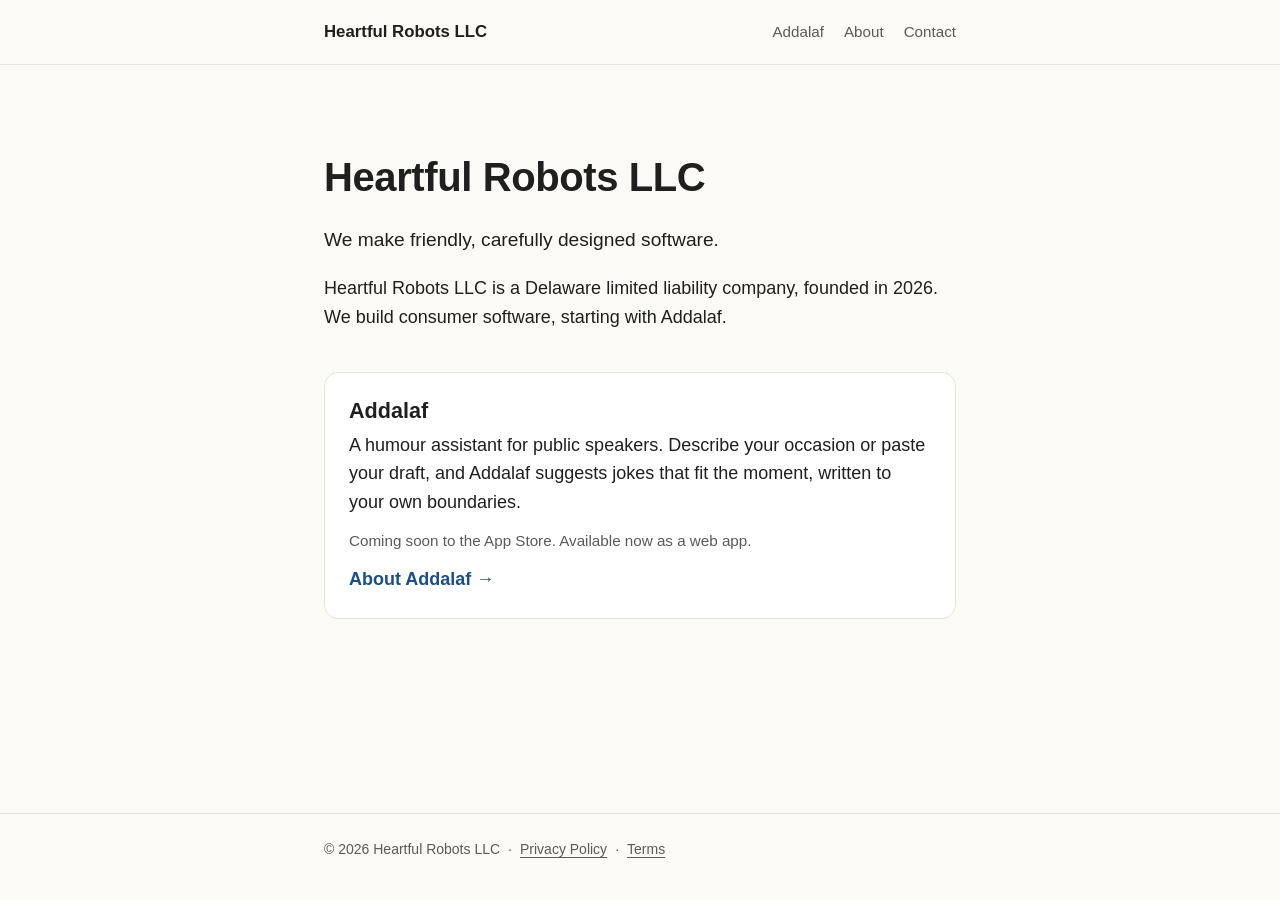
<file: index.html>
<!doctype html>
<html lang="en">
<head>
<meta charset="utf-8">
<meta name="viewport" content="width=device-width, initial-scale=1">
<title>Heartful Robots LLC</title>
<meta name="description" content="Heartful Robots LLC makes friendly, carefully designed software. Our first product is Addalaf, a humour assistant for public speakers.">
<link rel="stylesheet" href="style.css">
</head>
<body>
<header class="site-header">
  <div class="wrap">
    <a class="brand" href="index.html">Heartful Robots LLC</a>
    <nav class="nav" aria-label="Main">
      <a href="addalaf.html">Addalaf</a>
      <a href="about.html">About</a>
      <a href="contact.html">Contact</a>
    </nav>
  </div>
</header>
<main>
  <div class="wrap">
    <h1>Heartful Robots LLC</h1>
    <p class="lead">We make friendly, carefully designed software.</p>
    <p>Heartful Robots LLC is a Delaware limited liability company, founded in 2026. We build consumer software, starting with Addalaf.</p>
    <a class="card" href="addalaf.html">
      <h2>Addalaf</h2>
      <p>A humour assistant for public speakers. Describe your occasion or paste your draft, and Addalaf suggests jokes that fit the moment, written to your own boundaries.</p>
      <p class="muted">Coming soon to the App Store. Available now as a web app.</p>
      <span class="more">About Addalaf →</span>
    </a>
  </div>
</main>
<footer class="site-footer">
  <div class="wrap">
    © 2026 Heartful Robots LLC<span class="sep" aria-hidden="true">·</span><a href="https://app.addalaf.com/legal/privacy">Privacy Policy</a><span class="sep" aria-hidden="true">·</span><a href="https://app.addalaf.com/legal/terms">Terms</a>
  </div>
</footer>
</body>
</html>
</file>
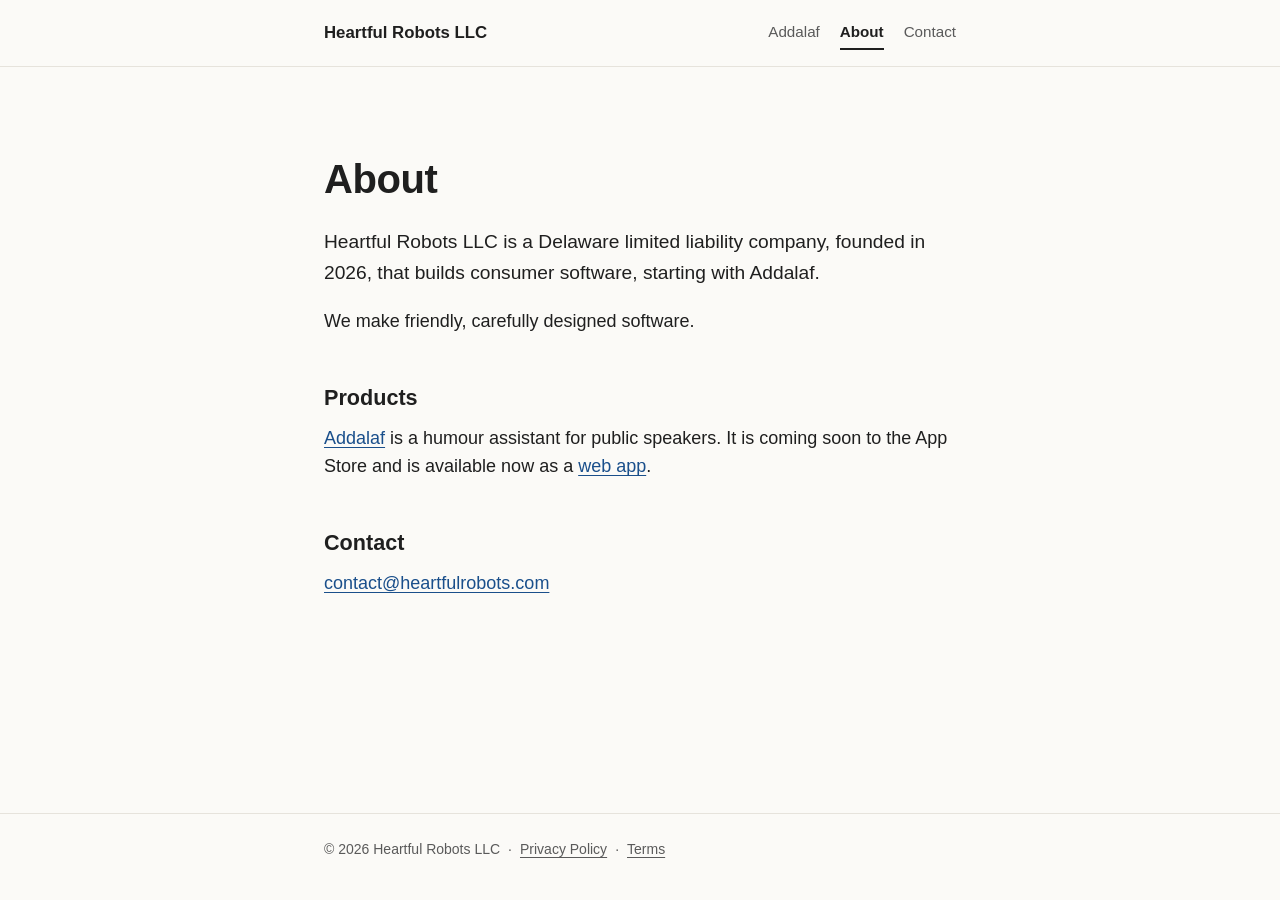
<file: about.html>
<!doctype html>
<html lang="en">
<head>
<meta charset="utf-8">
<meta name="viewport" content="width=device-width, initial-scale=1">
<title>About — Heartful Robots LLC</title>
<meta name="description" content="Heartful Robots LLC is a Delaware limited liability company, founded in 2026, that builds consumer software, starting with Addalaf.">
<link rel="stylesheet" href="style.css">
</head>
<body>
<header class="site-header">
  <div class="wrap">
    <a class="brand" href="index.html">Heartful Robots LLC</a>
    <nav class="nav" aria-label="Main">
      <a href="addalaf.html">Addalaf</a>
      <a href="about.html" aria-current="page">About</a>
      <a href="contact.html">Contact</a>
    </nav>
  </div>
</header>
<main>
  <div class="wrap">
    <h1>About</h1>
    <p class="lead">Heartful Robots LLC is a Delaware limited liability company, founded in 2026, that builds consumer software, starting with Addalaf.</p>
    <p>We make friendly, carefully designed software.</p>

    <h2>Products</h2>
    <p><a href="addalaf.html">Addalaf</a> is a humour assistant for public speakers. It is coming soon to the App Store and is available now as a <a href="https://app.addalaf.com">web app</a>.</p>

    <h2>Contact</h2>
    <p><a href="mailto:contact@heartfulrobots.com">contact@heartfulrobots.com</a></p>
  </div>
</main>
<footer class="site-footer">
  <div class="wrap">
    © 2026 Heartful Robots LLC<span class="sep" aria-hidden="true">·</span><a href="https://app.addalaf.com/legal/privacy">Privacy Policy</a><span class="sep" aria-hidden="true">·</span><a href="https://app.addalaf.com/legal/terms">Terms</a>
  </div>
</footer>
</body>
</html>
</file>
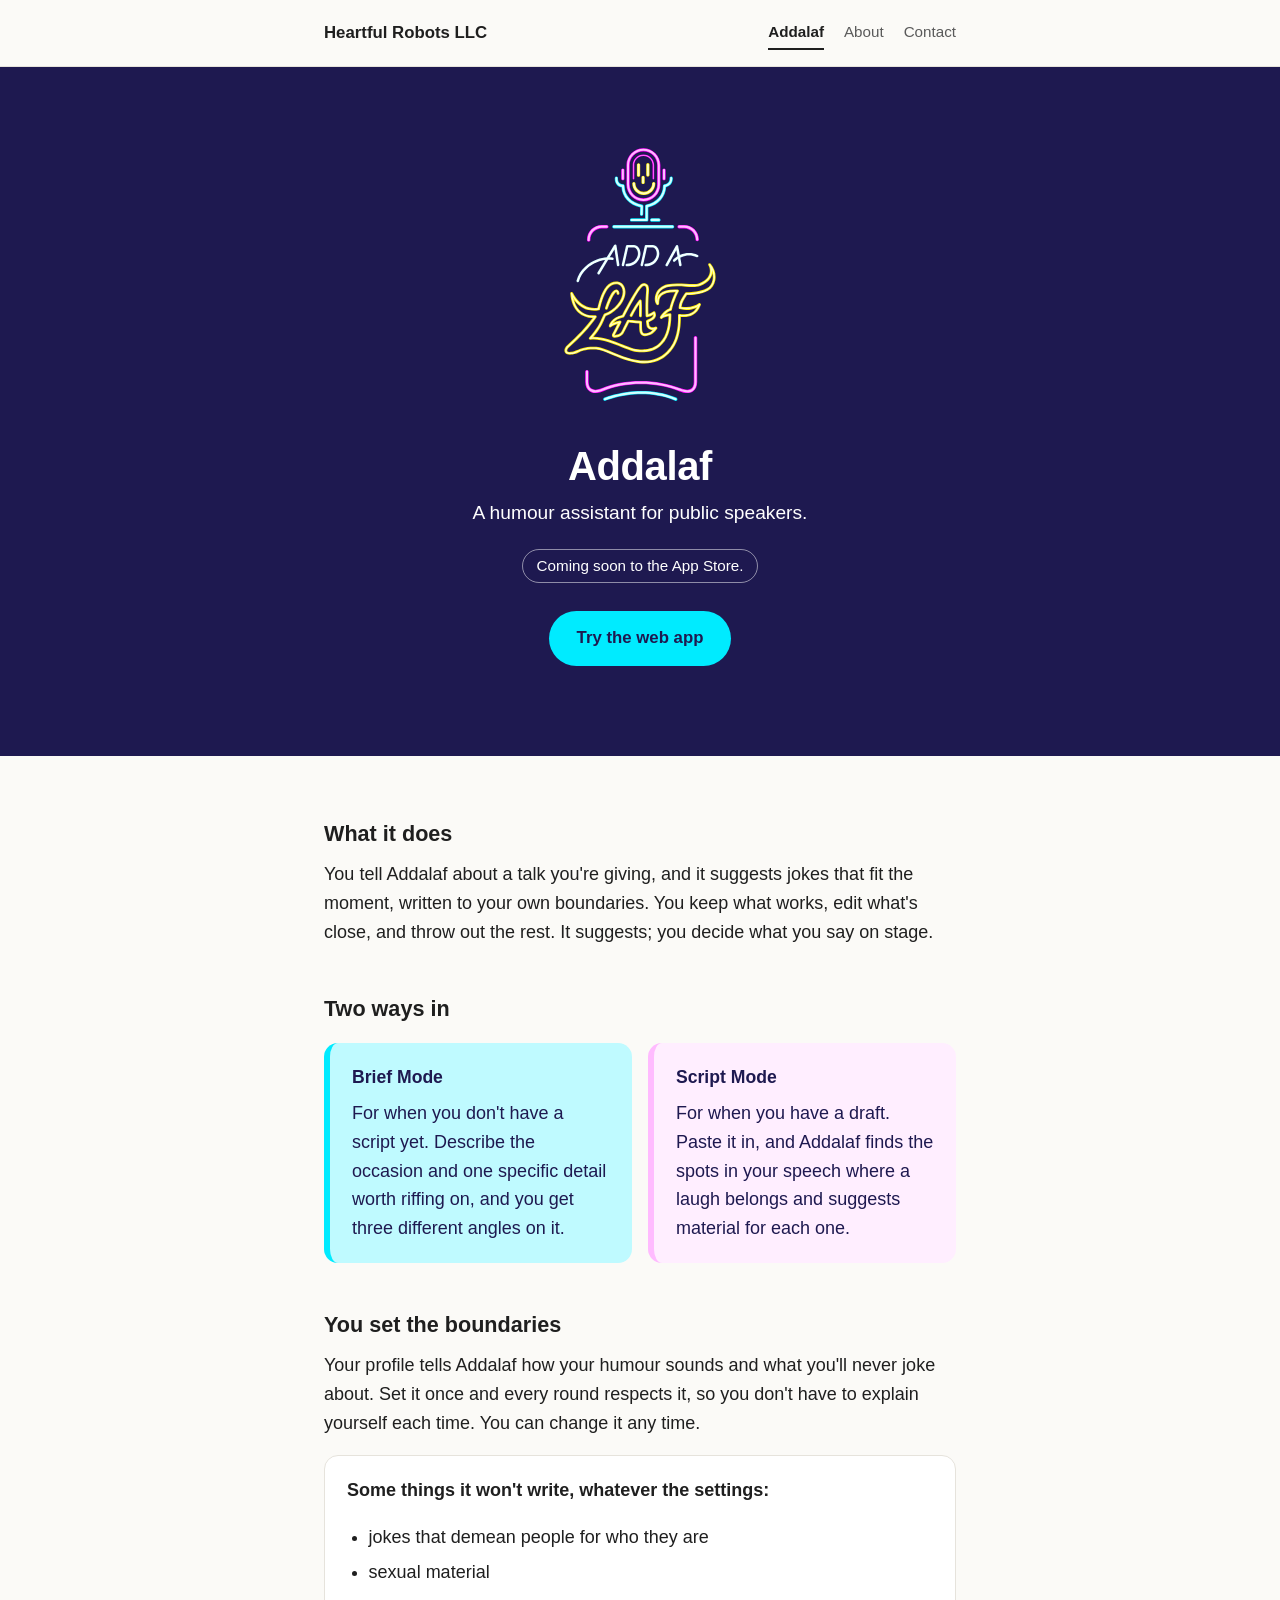
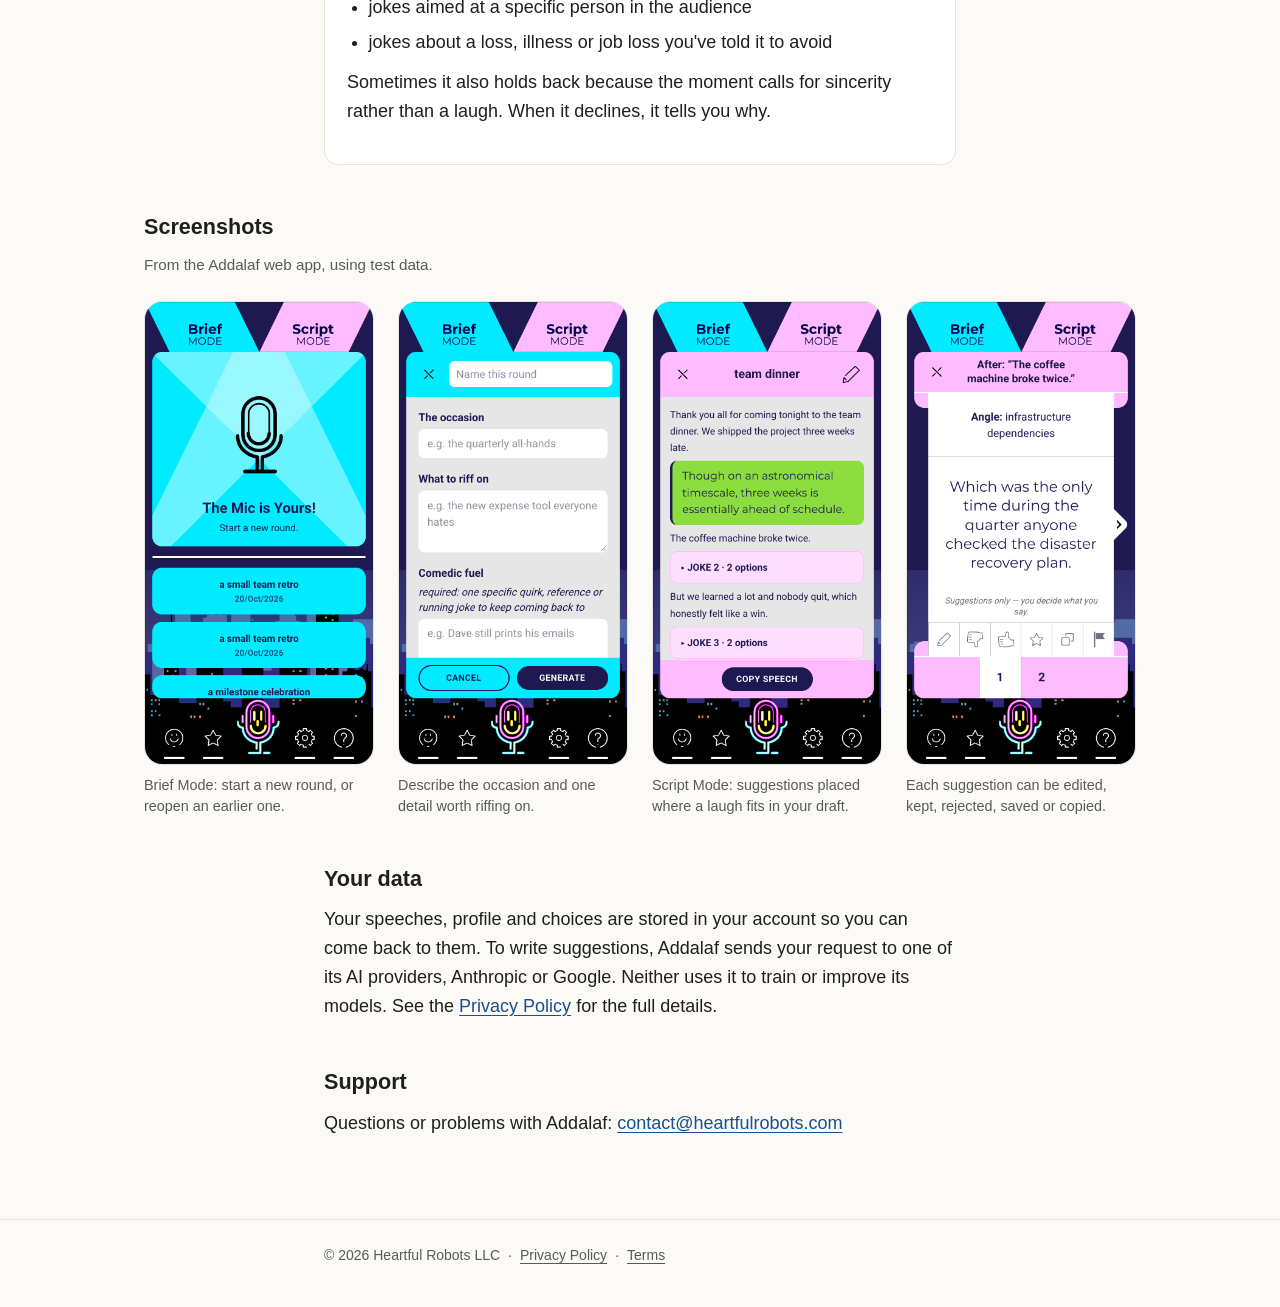
<file: addalaf.html>
<!doctype html>
<html lang="en">
<head>
<meta charset="utf-8">
<meta name="viewport" content="width=device-width, initial-scale=1">
<title>Addalaf — Heartful Robots LLC</title>
<meta name="description" content="Addalaf is a humour assistant for public speakers, made by Heartful Robots LLC. Coming soon to the App Store.">
<link rel="stylesheet" href="style.css">
</head>
<body class="a-page">
<header class="site-header">
  <div class="wrap">
    <a class="brand" href="index.html">Heartful Robots LLC</a>
    <nav class="nav" aria-label="Main">
      <a href="addalaf.html" aria-current="page">Addalaf</a>
      <a href="about.html">About</a>
      <a href="contact.html">Contact</a>
    </nav>
  </div>
</header>
<main>
  <section class="a-hero">
    <div class="wrap">
      <img src="images/addalaf-logo.svg" alt="Addalaf logo" width="180" height="287">
      <h1>Addalaf</h1>
      <p class="sub">A humour assistant for public speakers.</p>
      <p class="status">Coming soon to the App Store.</p>
      <p><a class="button" href="https://app.addalaf.com">Try the web app</a></p>
    </div>
  </section>

  <div class="wrap a-body">
    <h2>What it does</h2>
    <p>You tell Addalaf about a talk you're giving, and it suggests jokes that fit the moment, written to your own boundaries. You keep what works, edit what's close, and throw out the rest. It suggests; you decide what you say on stage.</p>

    <h2>Two ways in</h2>
    <div class="modes">
      <div class="mode mode-brief">
        <h3>Brief Mode</h3>
        <p>For when you don't have a script yet. Describe the occasion and one specific detail worth riffing on, and you get three different angles on it.</p>
      </div>
      <div class="mode mode-script">
        <h3>Script Mode</h3>
        <p>For when you have a draft. Paste it in, and Addalaf finds the spots in your speech where a laugh belongs and suggests material for each one.</p>
      </div>
    </div>

    <h2>You set the boundaries</h2>
    <p>Your profile tells Addalaf how your humour sounds and what you'll never joke about. Set it once and every round respects it, so you don't have to explain yourself each time. You can change it any time.</p>
    <div class="never">
      <p><strong>Some things it won't write, whatever the settings:</strong></p>
      <ul>
        <li>jokes that demean people for who they are</li>
        <li>sexual material</li>
        <li>jokes aimed at a specific person in the audience</li>
        <li>jokes about a loss, illness or job loss you've told it to avoid</li>
      </ul>
      <p>Sometimes it also holds back because the moment calls for sincerity rather than a laugh. When it declines, it tells you why.</p>
    </div>
  </div>

  <div class="wrap wrap-wide">
    <h2>Screenshots</h2>
    <p class="muted">From the Addalaf web app, using test data.</p>
    <ul class="shots">
      <li><figure>
        <img src="images/app-brief-home.png" alt="Addalaf Brief Mode home screen with a start card and a list of earlier rounds" width="750" height="1520" loading="lazy">
        <figcaption>Brief Mode: start a new round, or reopen an earlier one.</figcaption>
      </figure></li>
      <li><figure>
        <img src="images/app-brief-form.png" alt="Brief Mode form with fields for the occasion, what to riff on and comedic fuel" width="750" height="1520" loading="lazy">
        <figcaption>Describe the occasion and one detail worth riffing on.</figcaption>
      </figure></li>
      <li><figure>
        <img src="images/app-script-result.png" alt="Script Mode showing a pasted speech with a suggested joke placed after one of its sentences" width="750" height="1520" loading="lazy">
        <figcaption>Script Mode: suggestions placed where a laugh fits in your draft.</figcaption>
      </figure></li>
      <li><figure>
        <img src="images/app-script-options.png" alt="One suggestion opened, with buttons to edit, reject, keep, favourite, copy or flag it" width="750" height="1520" loading="lazy">
        <figcaption>Each suggestion can be edited, kept, rejected, saved or copied.</figcaption>
      </figure></li>
    </ul>
  </div>

  <div class="wrap">
    <h2>Your data</h2>
    <p>Your speeches, profile and choices are stored in your account so you can come back to them. To write suggestions, Addalaf sends your request to one of its AI providers, Anthropic or Google. Neither uses it to train or improve its models. See the <a href="https://app.addalaf.com/legal/privacy">Privacy Policy</a> for the full details.</p>

    <h2>Support</h2>
    <p>Questions or problems with Addalaf: <a href="mailto:contact@heartfulrobots.com">contact@heartfulrobots.com</a></p>
  </div>
</main>
<footer class="site-footer">
  <div class="wrap">
    © 2026 Heartful Robots LLC<span class="sep" aria-hidden="true">·</span><a href="https://app.addalaf.com/legal/privacy">Privacy Policy</a><span class="sep" aria-hidden="true">·</span><a href="https://app.addalaf.com/legal/terms">Terms</a>
  </div>
</footer>
</body>
</html>
</file>
<file: style.css>
/* Heartful Robots LLC — shared styles. No external fonts, no scripts. */
:root {
  color-scheme: light;
  --bg: #fbfaf7;
  --text: #1f1f1f;
  --muted: #5a5a5a;
  --rule: #e6e3dc;
  --card: #ffffff;
  --link: #1a4f8b;
  --link-hover: #0f3563;
  /* Addalaf palette (docs/design/visual-direction-handover.md) — Addalaf page only */
  --a-ink: #1e1950;
  --a-cyan: #00ebff;
  --a-pink: #ffbbff;
  --a-brief-tint: #bffaff;
  --a-script-tint: #ffeeff;
}
* { box-sizing: border-box; }
html { -webkit-text-size-adjust: 100%; }
body {
  margin: 0;
  background: var(--bg);
  color: var(--text);
  font-family: -apple-system, BlinkMacSystemFont, "Segoe UI", Roboto, "Helvetica Neue", Arial, sans-serif;
  font-size: 18px;
  line-height: 1.6;
  min-height: 100vh;
  display: flex;
  flex-direction: column;
}
a { color: var(--link); text-underline-offset: 3px; }
a:hover { color: var(--link-hover); }
img { max-width: 100%; height: auto; display: block; }

.wrap { width: 100%; max-width: 680px; margin: 0 auto; padding: 0 24px; }
.wrap-wide { max-width: 1040px; }

/* Header */
.site-header { border-bottom: 1px solid var(--rule); background: var(--bg); }
.site-header .wrap {
  display: flex; flex-wrap: wrap; align-items: center; justify-content: space-between;
  gap: 8px 24px; padding-top: 16px; padding-bottom: 16px;
}
.brand { font-weight: 650; color: var(--text); text-decoration: none; font-size: 1.05rem; }
.brand:hover { color: var(--text); }
.nav { display: flex; gap: 20px; font-size: 0.95rem; }
.nav a { color: var(--muted); text-decoration: none; padding: 4px 0; }
.nav a:hover { color: var(--text); }
.nav a[aria-current="page"] { color: var(--text); font-weight: 600; border-bottom: 2px solid var(--text); }

/* Main */
main { flex: 1; padding: 56px 0 64px; }
h1 { font-size: 2rem; line-height: 1.2; font-weight: 650; margin: 0 0 24px; letter-spacing: -0.01em; }
h2 { font-size: 1.35rem; line-height: 1.3; font-weight: 650; margin: 48px 0 12px; }
h3 { font-size: 1.1rem; margin: 0 0 8px; }
p { margin: 0 0 18px; }
ul { margin: 0 0 18px; padding-left: 1.2em; }
li { margin-bottom: 6px; }
.lead { font-size: 1.2rem; color: var(--text); }
.muted { color: var(--muted); font-size: 0.95rem; }

/* Product card (home) */
.card {
  display: block; margin-top: 40px; padding: 24px; background: var(--card);
  border: 1px solid var(--rule); border-radius: 14px; color: var(--text); text-decoration: none;
}
.card:hover { color: var(--text); border-color: #cfcabe; }
.card h2 { margin: 0 0 6px; }
.card p { margin: 0 0 12px; }
.card .more { color: var(--link); font-weight: 600; }

/* Contact list */
.contact-list { list-style: none; padding: 0; margin: 0; }
.contact-list li { padding: 18px 0; border-bottom: 1px solid var(--rule); margin: 0; }
.contact-list li:first-child { border-top: 1px solid var(--rule); }
.contact-list .label { display: block; color: var(--muted); font-size: 0.9rem; }

/* Footer */
.site-footer { border-top: 1px solid var(--rule); font-size: 0.875rem; color: var(--muted); }
.site-footer .wrap { padding-top: 24px; padding-bottom: 40px; }
.site-footer a { color: var(--muted); white-space: nowrap; }
.site-footer a:hover { color: var(--text); }
.site-footer .sep { margin: 0 8px; }

/* ---------- Addalaf page ---------- */
.a-hero { background: var(--a-ink); color: #fff; padding: 48px 0 56px; text-align: center; }
.a-hero img { width: 180px; margin: 0 auto 24px; }
.a-hero h1 { color: #fff; margin-bottom: 8px; }
.a-hero .sub { font-size: 1.2rem; margin: 0 0 20px; }
.a-hero .status { display: inline-block; font-size: 0.95rem; border: 1px solid rgba(255,255,255,0.5); border-radius: 999px; padding: 4px 14px; margin: 0 0 28px; }
.button {
  display: inline-block; background: var(--a-cyan); color: var(--a-ink); font-weight: 700;
  text-decoration: none; padding: 14px 28px; border-radius: 999px; font-size: 1.05rem;
}
.button:hover { color: var(--a-ink); background: #6ff4ff; }
.button:focus-visible, a:focus-visible { outline: 3px solid var(--link); outline-offset: 3px; }
.a-hero .button:focus-visible { outline-color: #fff; }

.modes { display: grid; gap: 16px; margin: 20px 0 0; }
.mode { border-radius: 14px; padding: 20px 22px; color: var(--a-ink); }
.mode p { margin: 0; }
.mode-brief { background: var(--a-brief-tint); border-left: 6px solid var(--a-cyan); }
.mode-script { background: var(--a-script-tint); border-left: 6px solid var(--a-pink); }

.never { background: var(--card); border: 1px solid var(--rule); border-radius: 14px; padding: 20px 22px; margin-top: 16px; }
.never ul { margin-bottom: 12px; }

.shots { display: grid; grid-template-columns: 1fr; gap: 32px; margin: 24px 0 8px; padding: 0; list-style: none; }
.shots li { margin: 0; }
.shots figure { margin: 0 auto; max-width: 300px; }
.shots img { border-radius: 18px; border: 1px solid var(--rule); }
.shots figcaption { font-size: 0.9rem; color: var(--muted); margin-top: 10px; line-height: 1.45; }

@media (min-width: 700px) {
  .modes { grid-template-columns: 1fr 1fr; }
  .shots { grid-template-columns: 1fr 1fr; }
}
@media (min-width: 1000px) {
  .shots { grid-template-columns: repeat(4, 1fr); gap: 24px; }
  .shots figure { max-width: none; }
}
@media (min-width: 768px) {
  main { padding-top: 88px; }
  h1 { font-size: 2.5rem; }
  .a-hero { padding: 64px 0 72px; }
  .a-page main { padding-top: 0; }
}
.a-page main { padding-top: 0; }
.a-body { padding-top: 16px; }
</file>
